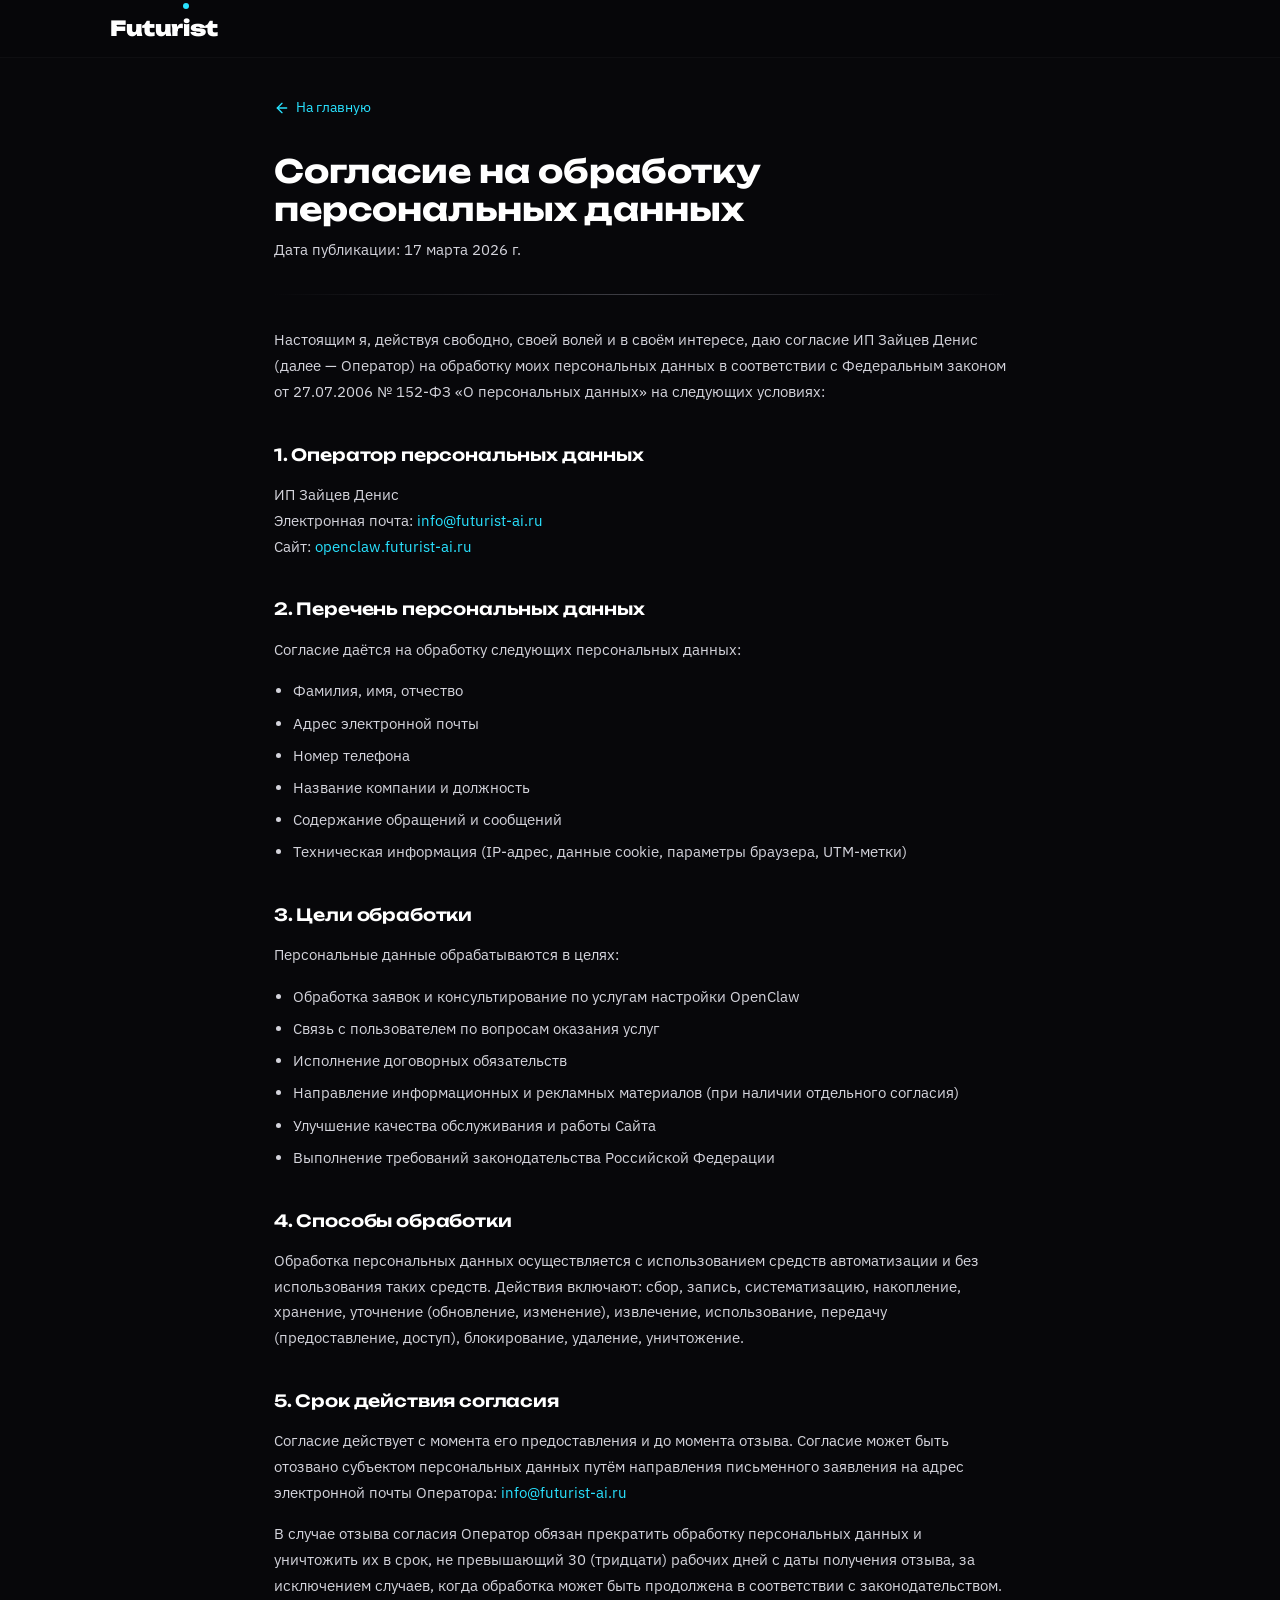
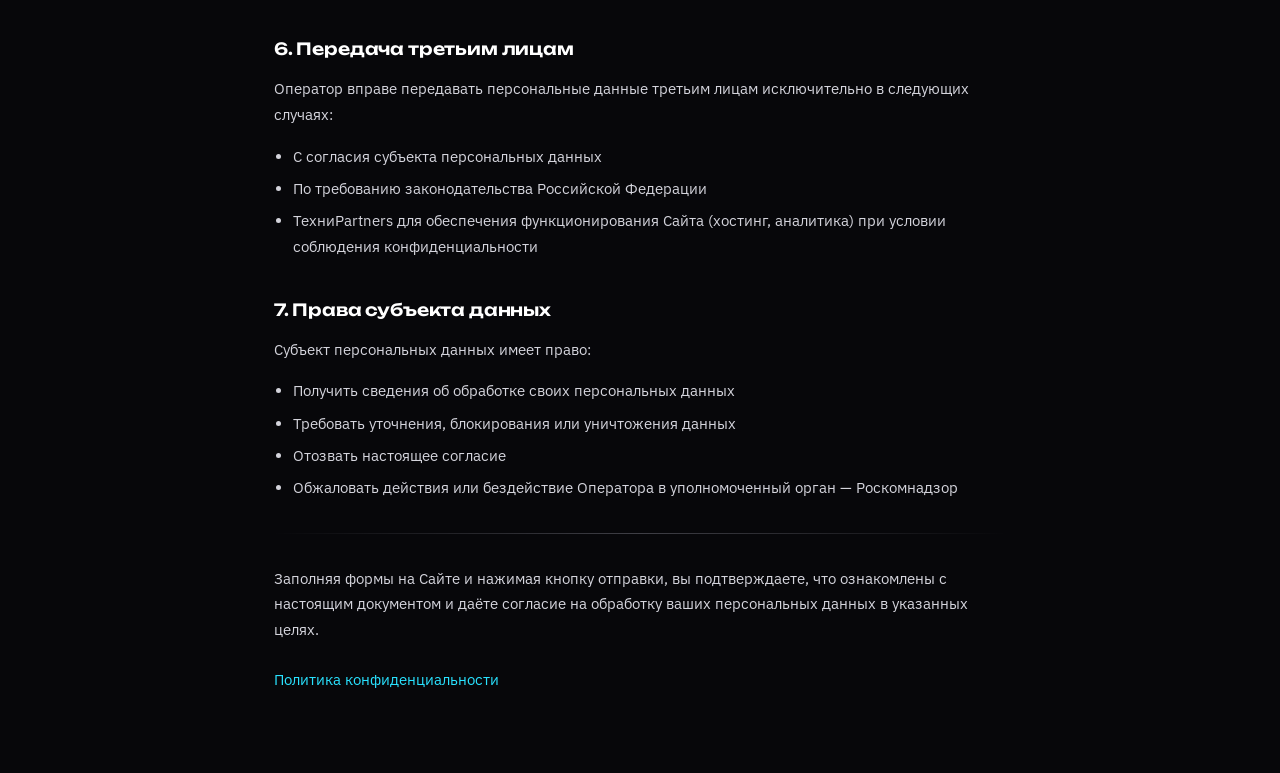
<file: consent.html>
<!DOCTYPE html>
<html lang="ru" style="scroll-behavior:smooth">
<head>
<meta charset="UTF-8">
<meta name="viewport" content="width=device-width,initial-scale=1.0">
<title>Согласие на обработку персональных данных — Futurist AI</title>
<meta name="description" content="Согласие на обработку персональных данных на сайте openclaw.futurist-ai.ru в соответствии с 152-ФЗ.">
<link rel="preconnect" href="https://fonts.googleapis.com">
<link rel="preconnect" href="https://fonts.gstatic.com" crossorigin>
<link href="https://fonts.googleapis.com/css2?family=IBM+Plex+Sans:wght@300;400;500;600&family=Unbounded:wght@400;500;600;700;800;900&display=swap" rel="stylesheet">
<style>
*{margin:0;padding:0;box-sizing:border-box}
:root{--bg:#07070a;--s1:#0d0d11;--s2:#141418;--s3:#1b1b20;--accent:#29e2ff;--p:#7c3aed;--m:#f43f5e;--t:#d4d4dc;--mt:#71717a;--dm:#3f3f46}
html{font-size:16px}
body{font-family:'IBM Plex Sans',system-ui,sans-serif;background:var(--bg);color:var(--t);overflow-x:hidden;-webkit-font-smoothing:antialiased;line-height:1.75}
h1,h2,h3{font-family:'Unbounded',sans-serif}
::selection{background:rgba(41,226,255,.12);color:#fff}

.legal-wrap{max-width:780px;margin:0 auto;padding:6rem 1.5rem 4rem}
.legal-back{display:inline-flex;align-items:center;gap:.4rem;color:var(--accent);text-decoration:none;font-size:.85rem;margin-bottom:2rem;transition:opacity .3s}
.legal-back:hover{opacity:.7}
.legal-back svg{width:16px;height:16px}
.legal-wrap h1{font-size:clamp(1.4rem,3.5vw,2rem);font-weight:700;color:#fff;margin-bottom:.5rem;line-height:1.2}
.legal-date{color:var(--mt);font-size:.82rem;margin-bottom:2.5rem}
.legal-wrap h2{font-size:1.05rem;font-weight:600;color:#fff;margin:2.2rem 0 .8rem;letter-spacing:-.01em}
.legal-wrap p{margin-bottom:1rem;color:var(--t);font-size:.92rem}
.legal-wrap ul{margin:0 0 1rem 1.2rem;color:var(--t);font-size:.92rem}
.legal-wrap ul li{margin-bottom:.4rem}
.legal-wrap a{color:var(--accent);text-decoration:none;transition:opacity .3s}
.legal-wrap a:hover{opacity:.7}
.legal-divider{height:1px;background:linear-gradient(90deg,transparent,var(--dm),transparent);margin:2rem 0}

nav{position:fixed;top:0;left:0;right:0;z-index:100;padding:.65rem 1rem;background:rgba(7,7,10,.88);backdrop-filter:blur(20px);border-bottom:1px solid rgba(255,255,255,.03)}
nav>div{max-width:1060px;margin:auto;display:flex;align-items:center;justify-content:space-between}
.hf{font-family:'Unbounded',sans-serif}
</style>
</head>
<body>

<nav>
<div>
  <a href="index.html" style="text-decoration:none" class="hf" aria-label="Futurist">
    <span style="font-size:1.3rem;font-weight:900;color:#fff;letter-spacing:-.02em">Futur<span style="position:relative;display:inline-block">i<span style="position:absolute;top:-.35em;left:50%;transform:translateX(-50%);width:6px;height:6px;background:var(--accent);border-radius:50%"></span></span>st</span>
  </a>
</div>
</nav>

<main class="legal-wrap">

<a href="index.html" class="legal-back"><svg xmlns="http://www.w3.org/2000/svg" viewBox="0 0 24 24" fill="none" stroke="currentColor" stroke-width="2" stroke-linecap="round" stroke-linejoin="round"><path d="M19 12H5"/><polyline points="12 19 5 12 12 5"/></svg> На главную</a>

<h1>Согласие на обработку персональных данных</h1>
<p class="legal-date">Дата публикации: 17 марта 2026 г.</p>

<div class="legal-divider"></div>

<p>Настоящим я, действуя свободно, своей волей и в своём интересе, даю согласие ИП Зайцев Денис (далее — Оператор) на обработку моих персональных данных в соответствии с Федеральным законом от 27.07.2006 № 152-ФЗ «О персональных данных» на следующих условиях:</p>

<h2>1. Оператор персональных данных</h2>
<p>ИП Зайцев Денис<br>
Электронная почта: <a href="mailto:info@futurist-ai.ru">info@futurist-ai.ru</a><br>
Сайт: <a href="https://openclaw.futurist-ai.ru" target="_blank">openclaw.futurist-ai.ru</a></p>

<h2>2. Перечень персональных данных</h2>
<p>Согласие даётся на обработку следующих персональных данных:</p>
<ul>
  <li>Фамилия, имя, отчество</li>
  <li>Адрес электронной почты</li>
  <li>Номер телефона</li>
  <li>Название компании и должность</li>
  <li>Содержание обращений и сообщений</li>
  <li>Техническая информация (IP-адрес, данные cookie, параметры браузера, UTM-метки)</li>
</ul>

<h2>3. Цели обработки</h2>
<p>Персональные данные обрабатываются в целях:</p>
<ul>
  <li>Обработка заявок и консультирование по услугам настройки OpenClaw</li>
  <li>Связь с пользователем по вопросам оказания услуг</li>
  <li>Исполнение договорных обязательств</li>
  <li>Направление информационных и рекламных материалов (при наличии отдельного согласия)</li>
  <li>Улучшение качества обслуживания и работы Сайта</li>
  <li>Выполнение требований законодательства Российской Федерации</li>
</ul>

<h2>4. Способы обработки</h2>
<p>Обработка персональных данных осуществляется с использованием средств автоматизации и без использования таких средств. Действия включают: сбор, запись, систематизацию, накопление, хранение, уточнение (обновление, изменение), извлечение, использование, передачу (предоставление, доступ), блокирование, удаление, уничтожение.</p>

<h2>5. Срок действия согласия</h2>
<p>Согласие действует с момента его предоставления и до момента отзыва. Согласие может быть отозвано субъектом персональных данных путём направления письменного заявления на адрес электронной почты Оператора: <a href="mailto:info@futurist-ai.ru">info@futurist-ai.ru</a></p>
<p>В случае отзыва согласия Оператор обязан прекратить обработку персональных данных и уничтожить их в срок, не превышающий 30 (тридцати) рабочих дней с даты получения отзыва, за исключением случаев, когда обработка может быть продолжена в соответствии с законодательством.</p>

<h2>6. Передача третьим лицам</h2>
<p>Оператор вправе передавать персональные данные третьим лицам исключительно в следующих случаях:</p>
<ul>
  <li>С согласия субъекта персональных данных</li>
  <li>По требованию законодательства Российской Федерации</li>
  <li>ТехниPartners для обеспечения функционирования Сайта (хостинг, аналитика) при условии соблюдения конфиденциальности</li>
</ul>

<h2>7. Права субъекта данных</h2>
<p>Субъект персональных данных имеет право:</p>
<ul>
  <li>Получить сведения об обработке своих персональных данных</li>
  <li>Требовать уточнения, блокирования или уничтожения данных</li>
  <li>Отозвать настоящее согласие</li>
  <li>Обжаловать действия или бездействие Оператора в уполномоченный орган — Роскомнадзор</li>
</ul>

<div class="legal-divider"></div>

<p>Заполняя формы на Сайте и нажимая кнопку отправки, вы подтверждаете, что ознакомлены с настоящим документом и даёте согласие на обработку ваших персональных данных в указанных целях.</p>

<p style="margin-top:1.5rem"><a href="privacy.html">Политика конфиденциальности</a></p>

</main>

</body>
</html>
</file>
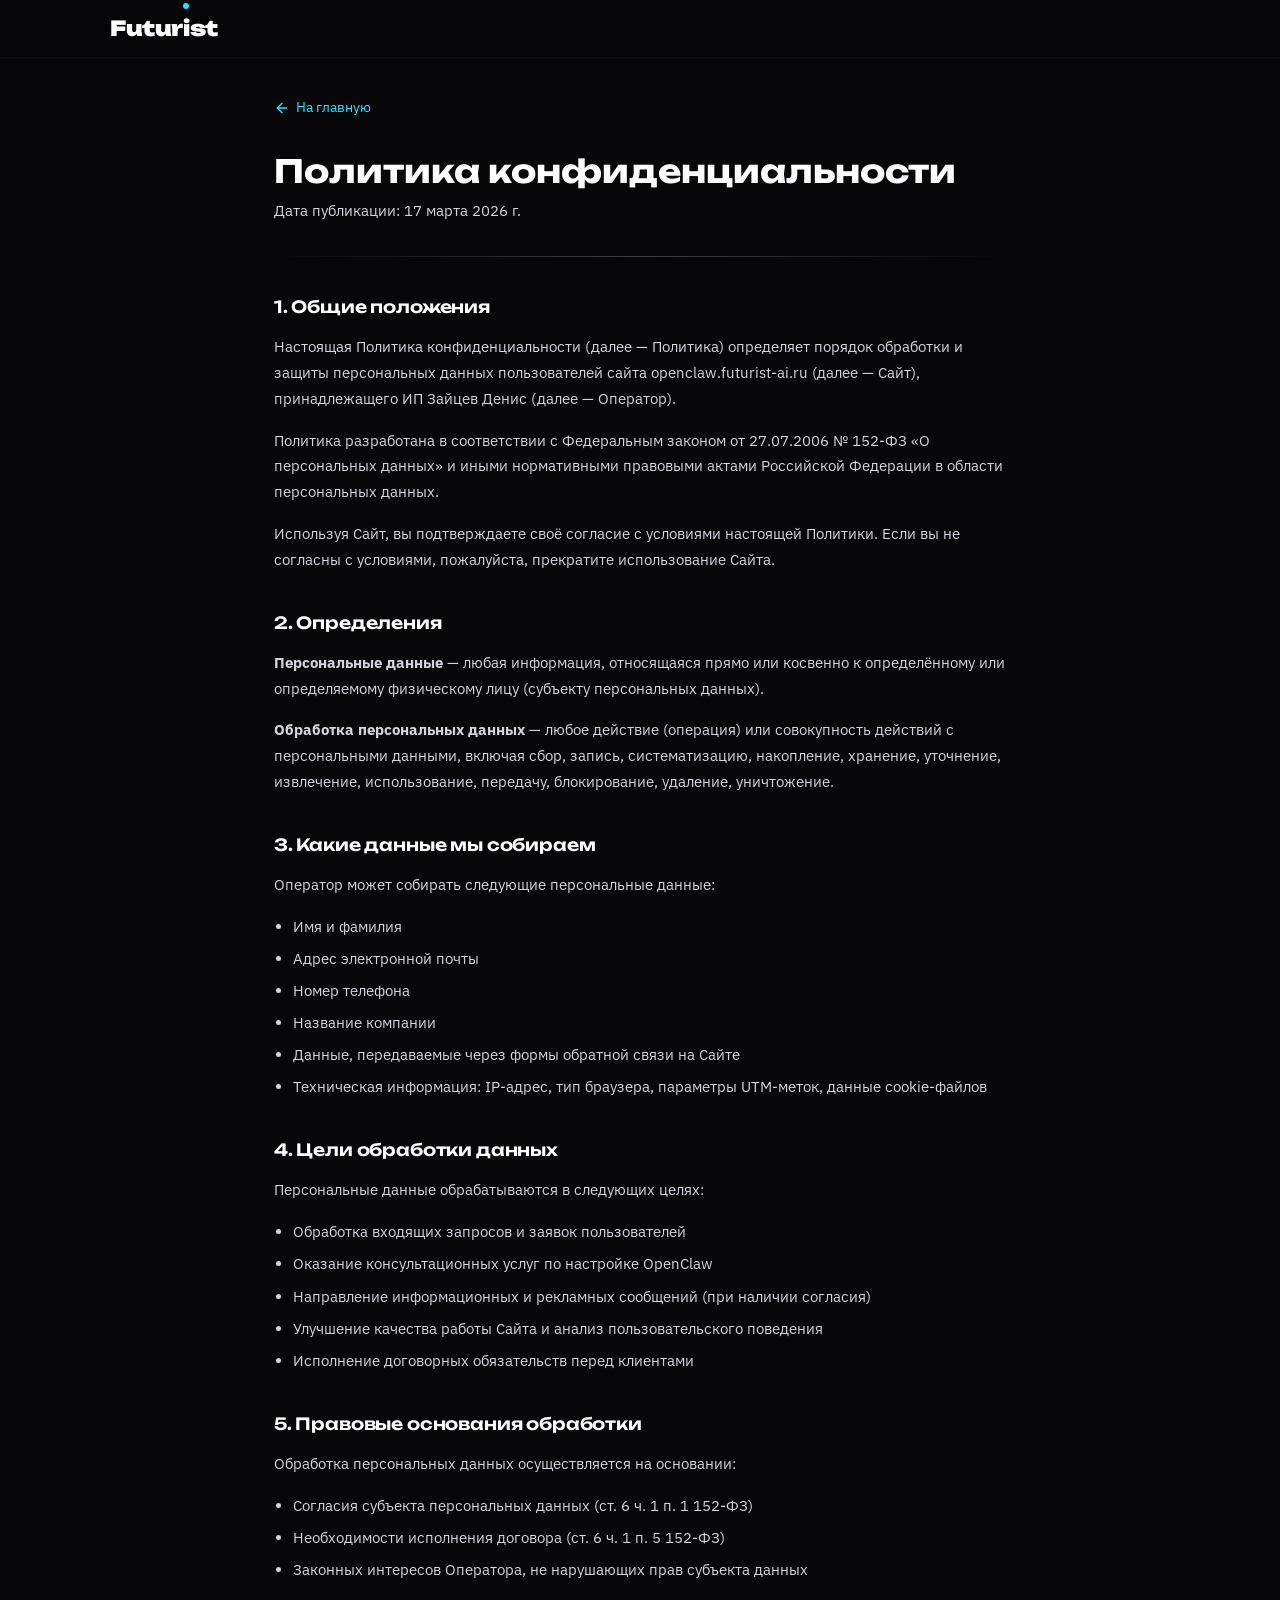
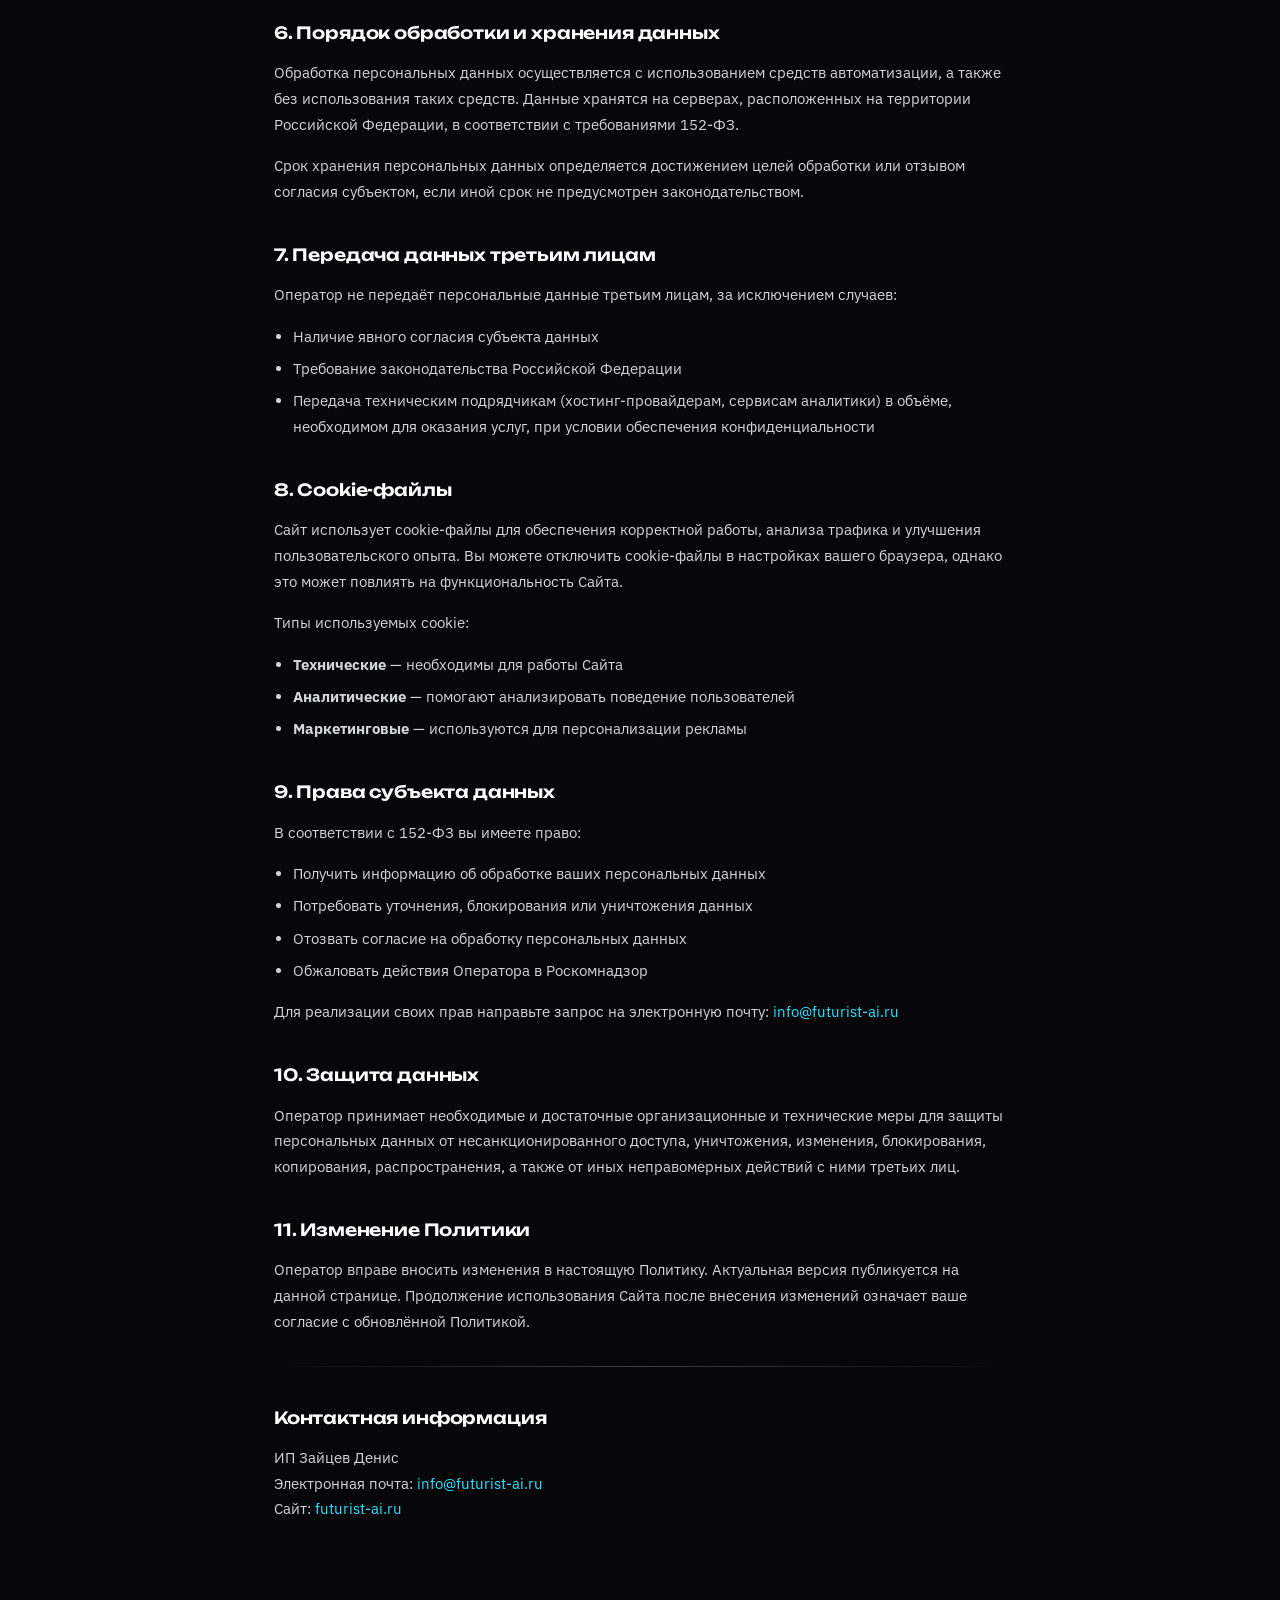
<file: privacy.html>
<!DOCTYPE html>
<html lang="ru" style="scroll-behavior:smooth">
<head>
<meta charset="UTF-8">
<meta name="viewport" content="width=device-width,initial-scale=1.0">
<title>Политика конфиденциальности — Futurist AI</title>
<meta name="description" content="Политика конфиденциальности сайта openclaw.futurist-ai.ru. Обработка персональных данных в соответствии с 152-ФЗ.">
<link rel="preconnect" href="https://fonts.googleapis.com">
<link rel="preconnect" href="https://fonts.gstatic.com" crossorigin>
<link href="https://fonts.googleapis.com/css2?family=IBM+Plex+Sans:wght@300;400;500;600&family=Unbounded:wght@400;500;600;700;800;900&display=swap" rel="stylesheet">
<style>
*{margin:0;padding:0;box-sizing:border-box}
:root{--bg:#07070a;--s1:#0d0d11;--s2:#141418;--s3:#1b1b20;--accent:#29e2ff;--p:#7c3aed;--m:#f43f5e;--t:#d4d4dc;--mt:#71717a;--dm:#3f3f46}
html{font-size:16px}
body{font-family:'IBM Plex Sans',system-ui,sans-serif;background:var(--bg);color:var(--t);overflow-x:hidden;-webkit-font-smoothing:antialiased;line-height:1.75}
h1,h2,h3{font-family:'Unbounded',sans-serif}
::selection{background:rgba(41,226,255,.12);color:#fff}

.legal-wrap{max-width:780px;margin:0 auto;padding:6rem 1.5rem 4rem}
.legal-back{display:inline-flex;align-items:center;gap:.4rem;color:var(--accent);text-decoration:none;font-size:.85rem;margin-bottom:2rem;transition:opacity .3s}
.legal-back:hover{opacity:.7}
.legal-back svg{width:16px;height:16px}
.legal-wrap h1{font-size:clamp(1.4rem,3.5vw,2rem);font-weight:700;color:#fff;margin-bottom:.5rem;line-height:1.2}
.legal-date{color:var(--mt);font-size:.82rem;margin-bottom:2.5rem}
.legal-wrap h2{font-size:1.05rem;font-weight:600;color:#fff;margin:2.2rem 0 .8rem;letter-spacing:-.01em}
.legal-wrap p{margin-bottom:1rem;color:var(--t);font-size:.92rem}
.legal-wrap ul{margin:0 0 1rem 1.2rem;color:var(--t);font-size:.92rem}
.legal-wrap ul li{margin-bottom:.4rem}
.legal-wrap a{color:var(--accent);text-decoration:none;transition:opacity .3s}
.legal-wrap a:hover{opacity:.7}
.legal-divider{height:1px;background:linear-gradient(90deg,transparent,var(--dm),transparent);margin:2rem 0}

nav{position:fixed;top:0;left:0;right:0;z-index:100;padding:.65rem 1rem;background:rgba(7,7,10,.88);backdrop-filter:blur(20px);border-bottom:1px solid rgba(255,255,255,.03)}
nav>div{max-width:1060px;margin:auto;display:flex;align-items:center;justify-content:space-between}
.hf{font-family:'Unbounded',sans-serif}
</style>
</head>
<body>

<nav>
<div>
  <a href="index.html" style="text-decoration:none" class="hf" aria-label="Futurist">
    <span style="font-size:1.3rem;font-weight:900;color:#fff;letter-spacing:-.02em">Futur<span style="position:relative;display:inline-block">i<span style="position:absolute;top:-.35em;left:50%;transform:translateX(-50%);width:6px;height:6px;background:var(--accent);border-radius:50%"></span></span>st</span>
  </a>
</div>
</nav>

<main class="legal-wrap">

<a href="index.html" class="legal-back"><svg xmlns="http://www.w3.org/2000/svg" viewBox="0 0 24 24" fill="none" stroke="currentColor" stroke-width="2" stroke-linecap="round" stroke-linejoin="round"><path d="M19 12H5"/><polyline points="12 19 5 12 12 5"/></svg> На главную</a>

<h1>Политика конфиденциальности</h1>
<p class="legal-date">Дата публикации: 17 марта 2026 г.</p>

<div class="legal-divider"></div>

<h2>1. Общие положения</h2>
<p>Настоящая Политика конфиденциальности (далее — Политика) определяет порядок обработки и защиты персональных данных пользователей сайта openclaw.futurist-ai.ru (далее — Сайт), принадлежащего ИП Зайцев Денис (далее — Оператор).</p>
<p>Политика разработана в соответствии с Федеральным законом от 27.07.2006 № 152-ФЗ «О персональных данных» и иными нормативными правовыми актами Российской Федерации в области персональных данных.</p>
<p>Используя Сайт, вы подтверждаете своё согласие с условиями настоящей Политики. Если вы не согласны с условиями, пожалуйста, прекратите использование Сайта.</p>

<h2>2. Определения</h2>
<p><strong>Персональные данные</strong> — любая информация, относящаяся прямо или косвенно к определённому или определяемому физическому лицу (субъекту персональных данных).</p>
<p><strong>Обработка персональных данных</strong> — любое действие (операция) или совокупность действий с персональными данными, включая сбор, запись, систематизацию, накопление, хранение, уточнение, извлечение, использование, передачу, блокирование, удаление, уничтожение.</p>

<h2>3. Какие данные мы собираем</h2>
<p>Оператор может собирать следующие персональные данные:</p>
<ul>
  <li>Имя и фамилия</li>
  <li>Адрес электронной почты</li>
  <li>Номер телефона</li>
  <li>Название компании</li>
  <li>Данные, передаваемые через формы обратной связи на Сайте</li>
  <li>Техническая информация: IP-адрес, тип браузера, параметры UTM-меток, данные cookie-файлов</li>
</ul>

<h2>4. Цели обработки данных</h2>
<p>Персональные данные обрабатываются в следующих целях:</p>
<ul>
  <li>Обработка входящих запросов и заявок пользователей</li>
  <li>Оказание консультационных услуг по настройке OpenClaw</li>
  <li>Направление информационных и рекламных сообщений (при наличии согласия)</li>
  <li>Улучшение качества работы Сайта и анализ пользовательского поведения</li>
  <li>Исполнение договорных обязательств перед клиентами</li>
</ul>

<h2>5. Правовые основания обработки</h2>
<p>Обработка персональных данных осуществляется на основании:</p>
<ul>
  <li>Согласия субъекта персональных данных (ст. 6 ч. 1 п. 1 152-ФЗ)</li>
  <li>Необходимости исполнения договора (ст. 6 ч. 1 п. 5 152-ФЗ)</li>
  <li>Законных интересов Оператора, не нарушающих прав субъекта данных</li>
</ul>

<h2>6. Порядок обработки и хранения данных</h2>
<p>Обработка персональных данных осуществляется с использованием средств автоматизации, а также без использования таких средств. Данные хранятся на серверах, расположенных на территории Российской Федерации, в соответствии с требованиями 152-ФЗ.</p>
<p>Срок хранения персональных данных определяется достижением целей обработки или отзывом согласия субъектом, если иной срок не предусмотрен законодательством.</p>

<h2>7. Передача данных третьим лицам</h2>
<p>Оператор не передаёт персональные данные третьим лицам, за исключением случаев:</p>
<ul>
  <li>Наличие явного согласия субъекта данных</li>
  <li>Требование законодательства Российской Федерации</li>
  <li>Передача техническим подрядчикам (хостинг-провайдерам, сервисам аналитики) в объёме, необходимом для оказания услуг, при условии обеспечения конфиденциальности</li>
</ul>

<h2>8. Cookie-файлы</h2>
<p>Сайт использует cookie-файлы для обеспечения корректной работы, анализа трафика и улучшения пользовательского опыта. Вы можете отключить cookie-файлы в настройках вашего браузера, однако это может повлиять на функциональность Сайта.</p>
<p>Типы используемых cookie:</p>
<ul>
  <li><strong>Технические</strong> — необходимы для работы Сайта</li>
  <li><strong>Аналитические</strong> — помогают анализировать поведение пользователей</li>
  <li><strong>Маркетинговые</strong> — используются для персонализации рекламы</li>
</ul>

<h2>9. Права субъекта данных</h2>
<p>В соответствии с 152-ФЗ вы имеете право:</p>
<ul>
  <li>Получить информацию об обработке ваших персональных данных</li>
  <li>Потребовать уточнения, блокирования или уничтожения данных</li>
  <li>Отозвать согласие на обработку персональных данных</li>
  <li>Обжаловать действия Оператора в Роскомнадзор</li>
</ul>
<p>Для реализации своих прав направьте запрос на электронную почту: <a href="mailto:info@futurist-ai.ru">info@futurist-ai.ru</a></p>

<h2>10. Защита данных</h2>
<p>Оператор принимает необходимые и достаточные организационные и технические меры для защиты персональных данных от несанкционированного доступа, уничтожения, изменения, блокирования, копирования, распространения, а также от иных неправомерных действий с ними третьих лиц.</p>

<h2>11. Изменение Политики</h2>
<p>Оператор вправе вносить изменения в настоящую Политику. Актуальная версия публикуется на данной странице. Продолжение использования Сайта после внесения изменений означает ваше согласие с обновлённой Политикой.</p>

<div class="legal-divider"></div>

<h2>Контактная информация</h2>
<p>ИП Зайцев Денис<br>
Электронная почта: <a href="mailto:info@futurist-ai.ru">info@futurist-ai.ru</a><br>
Сайт: <a href="https://futurist-ai.ru" target="_blank">futurist-ai.ru</a></p>

</main>

</body>
</html>
</file>
